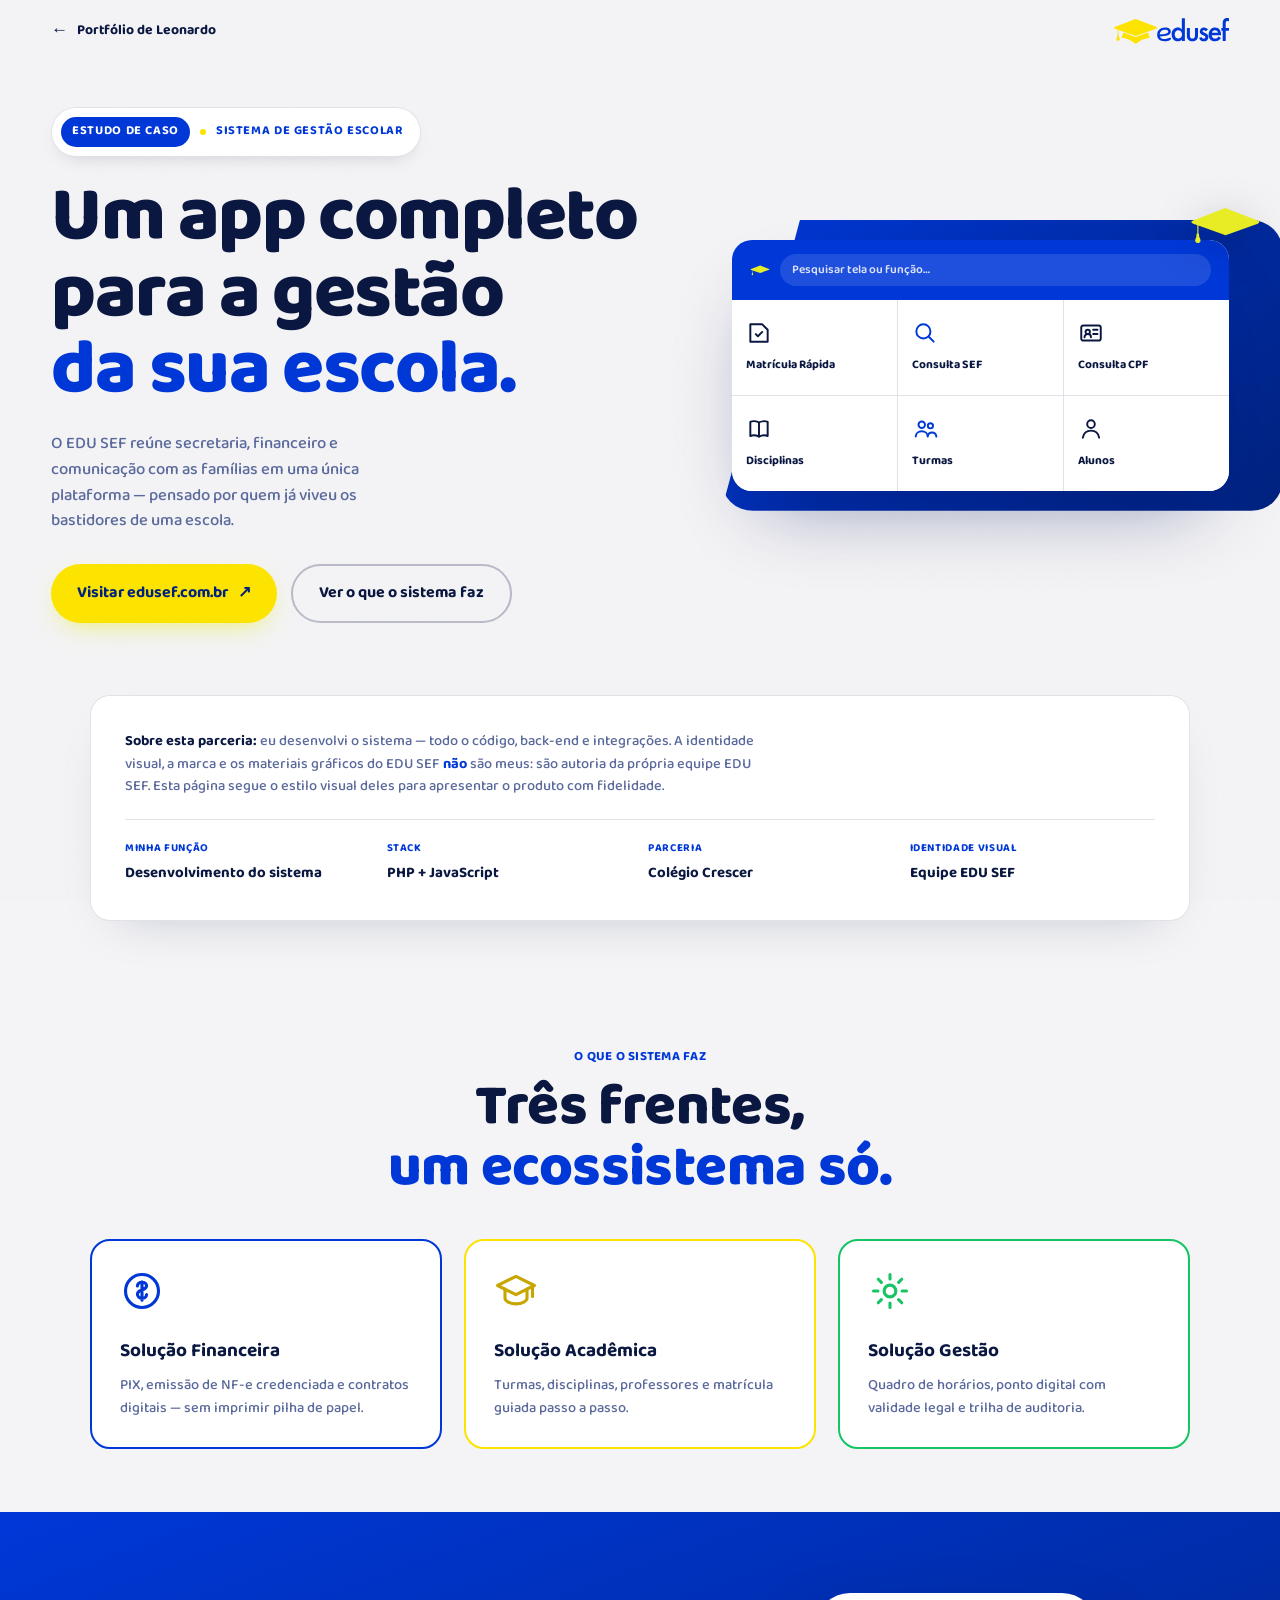
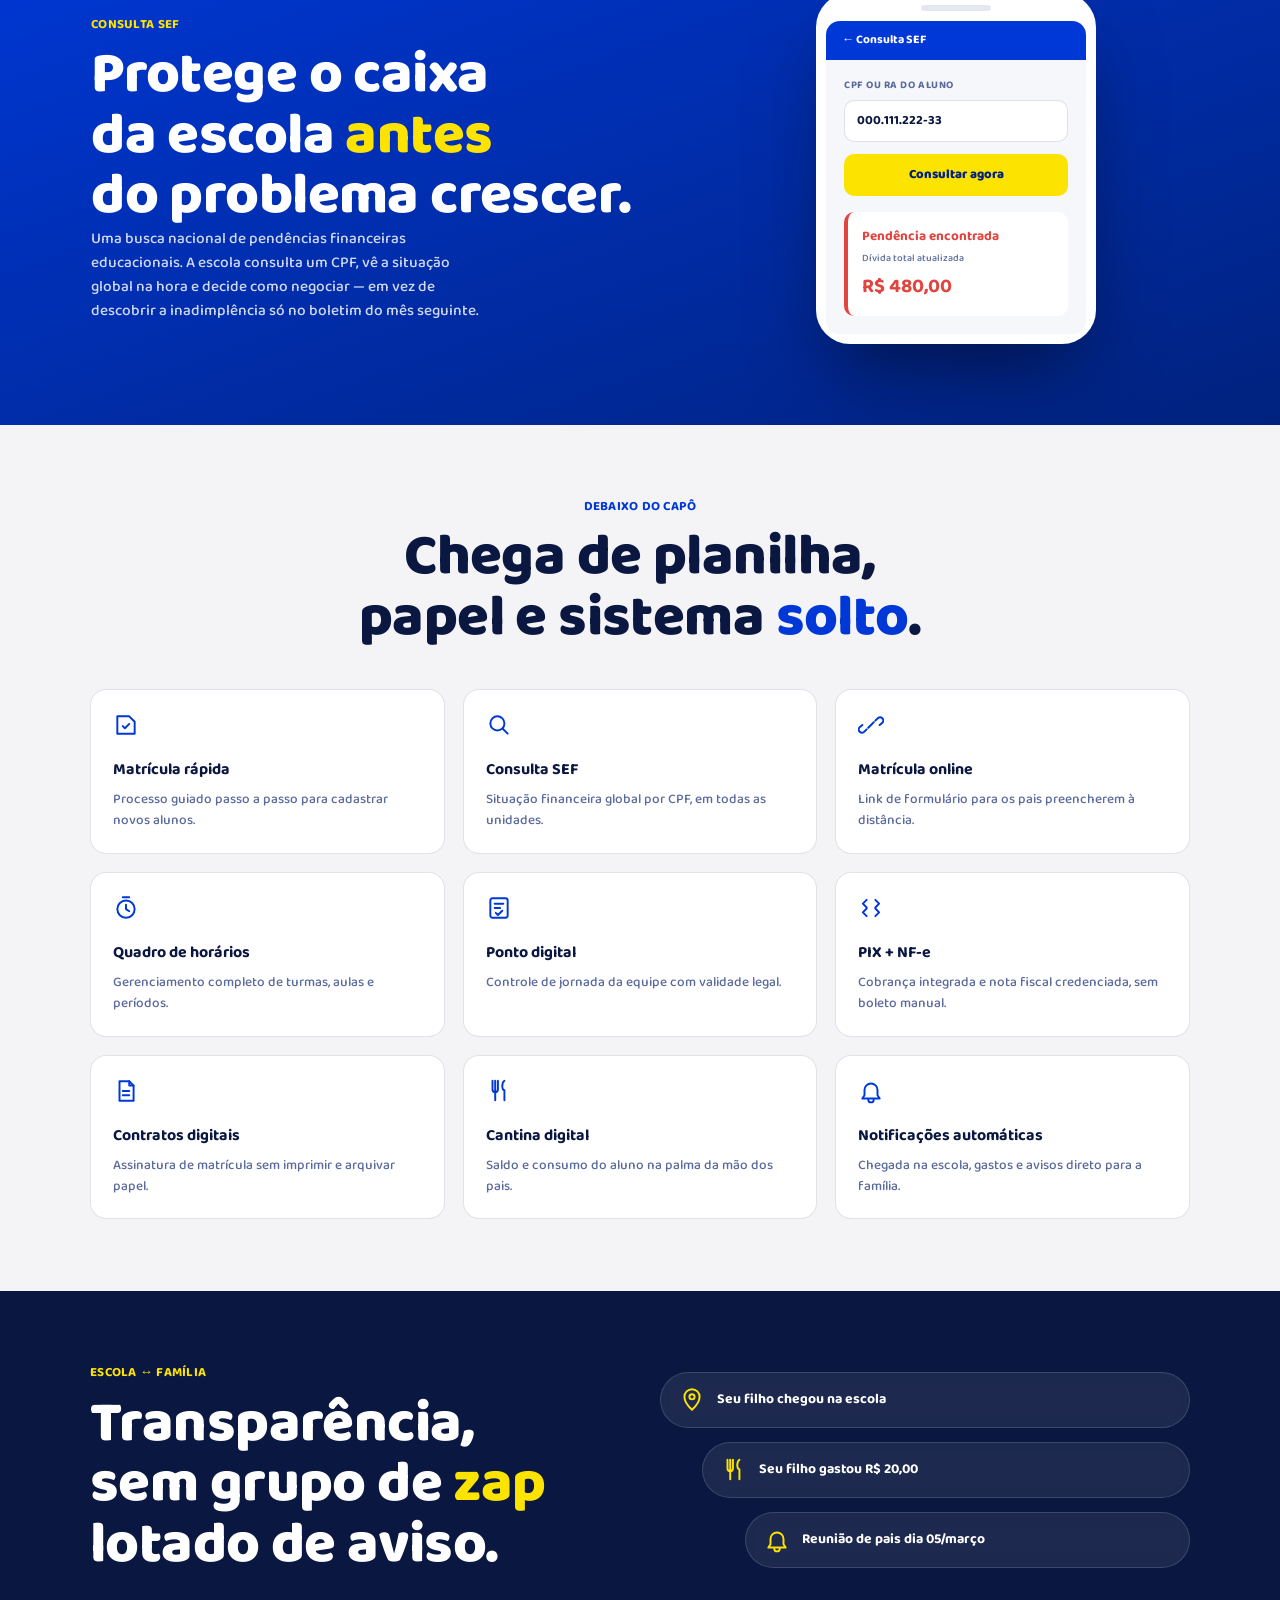
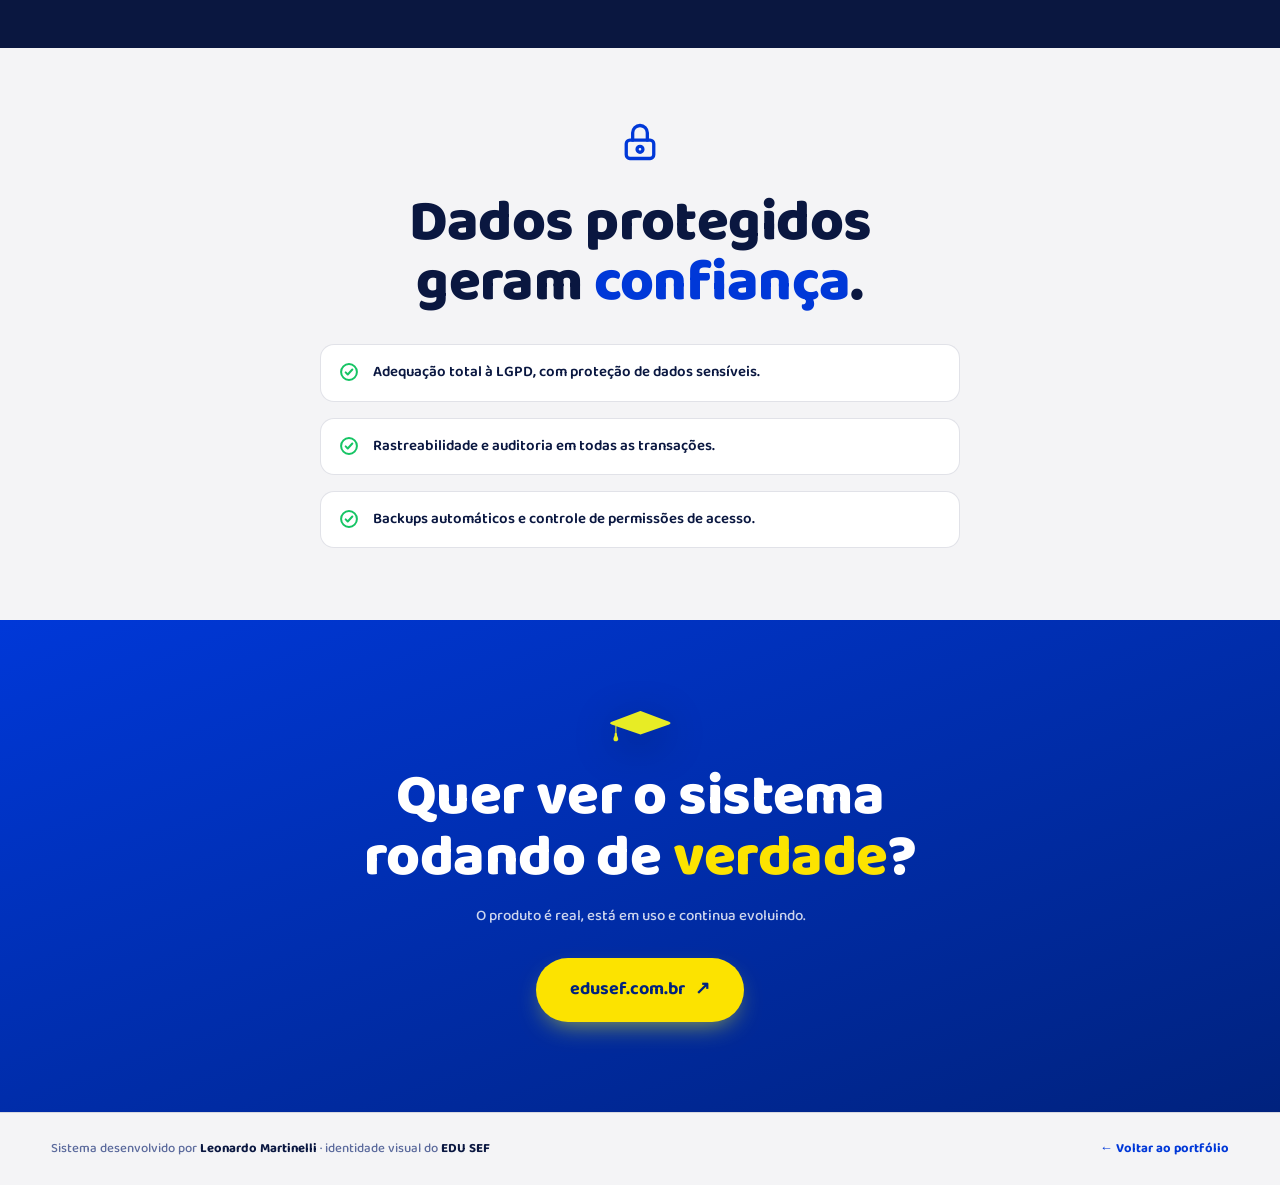
<file: projeto-edusef.html>
<!doctype html>
<html lang="pt-BR">
<head>
  <meta charset="utf-8">
  <meta name="viewport" content="width=device-width, initial-scale=1, viewport-fit=cover">
  <title>EDU SEF — Estudo de caso · Leonardo Martinelli</title>
  <meta name="description" content="Sistema de gestão escolar EDU SEF: matrícula, financeiro, ponto digital, consulta nacional de inadimplência e comunicação com as famílias. Sistema desenvolvido por Leonardo Martinelli em parceria com o Colégio Crescer.">
  <meta name="theme-color" content="#0038d8">
  <meta name="view-transition" content="same-origin">
  <link rel="icon" href="assets/edusef-favicon.svg" type="image/svg+xml">

  <link rel="preload" href="fonts/baloo-2.woff2" as="font" type="font/woff2" crossorigin>
  <link rel="stylesheet" href="css/transition.css">
  <link rel="stylesheet" href="css/edusef.css">
  <script>document.documentElement.classList.add('js')</script>
</head>
<body>
  <div class="vt-flash" aria-hidden="true"><img src="assets/edusef-mark.svg" alt=""></div>
  <div class="edu-grain" aria-hidden="true"></div>

  <header class="ehead">
    <a class="ehead__back" href="index.html?to=projetos">
      <span class="ehead__arrow">←</span> Portfólio de Leonardo
    </a>
    <a class="ehead__logo" href="https://edusef.com.br/" target="_blank" rel="noopener">
      <img src="assets/edusef-logo-blue.svg" alt="EDU SEF" width="129" height="29">
    </a>
  </header>

  <main>
    <!-- ─────────── Hero ─────────── -->
    <section class="ehero">
      <div class="ehero__wrap">
        <p class="ecase" data-reveal>
          <span>Estudo de caso</span><i></i>Sistema de gestão escolar
        </p>
        <h1 class="ehero__h" data-reveal>
          Um app completo<br>para a gestão<br><em>da sua escola.</em>
        </h1>
        <p class="ehero__lead" data-reveal>
          O EDU SEF reúne secretaria, financeiro e comunicação com as famílias em uma
          única plataforma — pensado por quem já viveu os bastidores de uma escola.
        </p>
        <div class="ehero__cta" data-reveal>
          <a class="ebtn ebtn--light" href="https://edusef.com.br/" target="_blank" rel="noopener">
            Visitar edusef.com.br <i>↗</i>
          </a>
          <a class="ebtn ebtn--ghost" href="#o-que-faz">Ver o que o sistema faz</a>
        </div>
      </div>

      <div class="ehero__panel" aria-hidden="true" data-reveal>
        <div class="emock">
          <div class="emock__bar">
            <img src="assets/edusef-mark.svg" alt="" width="20" height="11">
            <span class="emock__search">Pesquisar tela ou função…</span>
          </div>
          <div class="emock__grid">
            <div class="etile"><i class="eic eic--matricula"></i><b>Matrícula Rápida</b></div>
            <div class="etile"><i class="eic eic--busca"></i><b>Consulta SEF</b></div>
            <div class="etile"><i class="eic eic--cpf"></i><b>Consulta CPF</b></div>
            <div class="etile"><i class="eic eic--livro"></i><b>Disciplinas</b></div>
            <div class="etile"><i class="eic eic--turma"></i><b>Turmas</b></div>
            <div class="etile"><i class="eic eic--alunos"></i><b>Alunos</b></div>
          </div>
        </div>
        <span class="ehero__mark"><img src="assets/edusef-mark.svg" alt=""></span>
      </div>
    </section>

    <!-- ─────────── Crédito / ficha técnica — bem visível, como o Leonardo pediu ─────────── -->
    <section class="ecredit" data-reveal>
      <div class="ecredit__in">
        <p class="ecredit__note">
          <b>Sobre esta parceria:</b> eu desenvolvi o sistema — todo o código, back-end e integrações.
          A identidade visual, a marca e os materiais gráficos do EDU SEF <em>não</em> são meus:
          são autoria da própria equipe EDU SEF. Esta página segue o estilo visual deles para
          apresentar o produto com fidelidade.
        </p>
        <dl class="ecredit__grid">
          <div><dt>Minha função</dt><dd>Desenvolvimento do sistema</dd></div>
          <div><dt>Stack</dt><dd>PHP + JavaScript</dd></div>
          <div><dt>Parceria</dt><dd>Colégio Crescer</dd></div>
          <div><dt>Identidade visual</dt><dd>Equipe EDU SEF</dd></div>
        </dl>
      </div>
    </section>

    <!-- ─────────── Três soluções ─────────── -->
    <section class="esol" id="o-que-faz">
      <p class="eeyebrow" data-reveal>O que o sistema faz</p>
      <h2 class="eh2" data-reveal>Três frentes,<br><em>um ecossistema só.</em></h2>
      <div class="esol__grid">
        <div class="esol__card esol__card--blue" data-reveal>
          <i class="eic eic--money eic--lg"></i>
          <b>Solução Financeira</b>
          <p>PIX, emissão de NF-e credenciada e contratos digitais — sem imprimir pilha de papel.</p>
        </div>
        <div class="esol__card esol__card--yellow" data-reveal>
          <i class="eic eic--cap eic--lg"></i>
          <b>Solução Acadêmica</b>
          <p>Turmas, disciplinas, professores e matrícula guiada passo a passo.</p>
        </div>
        <div class="esol__card esol__card--green" data-reveal>
          <i class="eic eic--gear eic--lg"></i>
          <b>Solução Gestão</b>
          <p>Quadro de horários, ponto digital com validade legal e trilha de auditoria.</p>
        </div>
      </div>
    </section>

    <!-- ─────────── Consulta SEF — feature de destaque ─────────── -->
    <section class="esef">
      <div class="esef__in">
        <div class="esef__txt" data-reveal>
          <p class="eeyebrow eeyebrow--light">Consulta SEF</p>
          <h2 class="eh2 eh2--light">Protege o caixa<br>da escola <em>antes</em><br>do problema crescer.</h2>
          <p class="esef__p">
            Uma busca nacional de pendências financeiras educacionais. A escola consulta um CPF,
            vê a situação global na hora e decide como negociar — em vez de descobrir a inadimplência
            só no boletim do mês seguinte.
          </p>
        </div>
        <div class="esef__phone" data-reveal aria-hidden="true">
          <div class="ephone">
            <div class="ephone__notch"></div>
            <div class="ephone__bar">← Consulta SEF</div>
            <div class="ephone__body">
              <label>CPF ou RA do aluno</label>
              <div class="ephone__input">000.111.222-33</div>
              <div class="ephone__btn">Consultar agora</div>
              <div class="ephone__result">
                <span class="ephone__dot"></span>
                <b>Pendência encontrada</b>
                <small>Dívida total atualizada</small>
                <strong>R$ 480,00</strong>
              </div>
            </div>
          </div>
        </div>
      </div>
    </section>

    <!-- ─────────── Grade de recursos ─────────── -->
    <section class="efeat">
      <p class="eeyebrow" data-reveal>Debaixo do capô</p>
      <h2 class="eh2" data-reveal>Chega de planilha,<br>papel e sistema <em>solto</em>.</h2>
      <div class="efeat__grid">
        <article data-reveal>
          <i class="eic eic--matricula"></i>
          <b>Matrícula rápida</b>
          <p>Processo guiado passo a passo para cadastrar novos alunos.</p>
        </article>
        <article data-reveal>
          <i class="eic eic--busca"></i>
          <b>Consulta SEF</b>
          <p>Situação financeira global por CPF, em todas as unidades.</p>
        </article>
        <article data-reveal>
          <i class="eic eic--link"></i>
          <b>Matrícula online</b>
          <p>Link de formulário para os pais preencherem à distância.</p>
        </article>
        <article data-reveal>
          <i class="eic eic--relogio"></i>
          <b>Quadro de horários</b>
          <p>Gerenciamento completo de turmas, aulas e períodos.</p>
        </article>
        <article data-reveal>
          <i class="eic eic--ponto"></i>
          <b>Ponto digital</b>
          <p>Controle de jornada da equipe com validade legal.</p>
        </article>
        <article data-reveal>
          <i class="eic eic--pix"></i>
          <b>PIX + NF-e</b>
          <p>Cobrança integrada e nota fiscal credenciada, sem boleto manual.</p>
        </article>
        <article data-reveal>
          <i class="eic eic--contrato"></i>
          <b>Contratos digitais</b>
          <p>Assinatura de matrícula sem imprimir e arquivar papel.</p>
        </article>
        <article data-reveal>
          <i class="eic eic--garfo"></i>
          <b>Cantina digital</b>
          <p>Saldo e consumo do aluno na palma da mão dos pais.</p>
        </article>
        <article data-reveal>
          <i class="eic eic--sino"></i>
          <b>Notificações automáticas</b>
          <p>Chegada na escola, gastos e avisos direto para a família.</p>
        </article>
      </div>
    </section>

    <!-- ─────────── Família conectada ─────────── -->
    <section class="efam">
      <div class="efam__in">
        <div data-reveal>
          <p class="eeyebrow eeyebrow--light">Escola ↔ família</p>
          <h2 class="eh2 eh2--light">Transparência,<br>sem grupo de <em>zap</em><br>lotado de aviso.</h2>
        </div>
        <div class="efam__bubbles" aria-hidden="true">
          <div class="ebub" data-reveal><i class="eic eic--pin"></i>Seu filho chegou na escola</div>
          <div class="ebub" data-reveal><i class="eic eic--garfo"></i>Seu filho gastou R$ 20,00</div>
          <div class="ebub" data-reveal><i class="eic eic--sino"></i>Reunião de pais dia 05/março</div>
        </div>
      </div>
    </section>

    <!-- ─────────── Segurança / LGPD ─────────── -->
    <section class="esec">
      <i class="eic eic--cadeado eic--lg" data-reveal></i>
      <h2 class="eh2" data-reveal>Dados protegidos<br>geram <em>confiança</em>.</h2>
      <ul class="esec__list">
        <li data-reveal><i class="eic eic--check"></i>Adequação total à LGPD, com proteção de dados sensíveis.</li>
        <li data-reveal><i class="eic eic--check"></i>Rastreabilidade e auditoria em todas as transações.</li>
        <li data-reveal><i class="eic eic--check"></i>Backups automáticos e controle de permissões de acesso.</li>
      </ul>
    </section>

    <!-- ─────────── CTA final ─────────── -->
    <section class="ecta">
      <img class="ecta__mark" src="assets/edusef-mark.svg" alt="" data-reveal>
      <h2 class="eh2 eh2--light" data-reveal>Quer ver o sistema<br>rodando de <em>verdade</em>?</h2>
      <p class="ecta__p" data-reveal>O produto é real, está em uso e continua evoluindo.</p>
      <a class="ebtn ebtn--light ecta__btn" href="https://edusef.com.br/" target="_blank" rel="noopener" data-reveal>
        edusef.com.br <i>↗</i>
      </a>
    </section>
  </main>

  <footer class="efoot">
    <p>Sistema desenvolvido por <b>Leonardo Martinelli</b> · identidade visual do <b>EDU SEF</b></p>
    <a href="index.html?to=projetos">← Voltar ao portfólio</a>
  </footer>

  <script src="js/edusef.js" defer></script>
</body>
</html>
</file>
<file: css/transition.css>
/* ==========================================================================
   Transição entre documentos — do portfólio (preto/laranja) para o EDU SEF
   (azul/amarelo). Usa a View Transition API nativa entre páginas (Chrome/Edge
   126+); em outros navegadores a navegação simplesmente acontece sem
   animação — nada quebra, é puro progressive enhancement.
   Este arquivo é carregado pelas DUAS páginas (index.html e projeto-edusef.html).
   ========================================================================== */

@view-transition {
  navigation: auto;
}

/* a raiz de cada página dissolve com uma leve escala, em vez do crossfade
   padrão duplicado (old+new sobrepostos) */
::view-transition-old(root),
::view-transition-new(root) {
  animation-duration: .52s;
  animation-timing-function: cubic-bezier(.4, 0, .2, 1);
  mix-blend-mode: normal;
}
::view-transition-old(root) { animation-name: vt-out; }
::view-transition-new(root) { animation-name: vt-in; }

@keyframes vt-out {
  to { opacity: 0; transform: scale(.985); filter: saturate(1.25) brightness(.88); }
}
@keyframes vt-in {
  from { opacity: 0; transform: scale(1.015); filter: saturate(.8) brightness(1.1); }
}

/* painel diagonal que varre a tela entre as duas identidades visuais —
   mesmo elemento existe nas duas páginas com o mesmo view-transition-name,
   então o navegador o anima como uma peça só cruzando de um lado ao outro */
.vt-flash {
  position: fixed;
  inset: -25vh -25vw;
  z-index: 2147483647;
  pointer-events: none;
  display: grid;
  place-items: center;
  opacity: 0;
  background: linear-gradient(115deg,
    transparent 40%,
    #1531c9 45%,
    #1531c9 55%,
    transparent 60%
  );
  view-transition-name: edu-flash;
}
.vt-flash img { width: min(13vw, 110px); height: auto; filter: drop-shadow(0 6px 30px rgba(0, 0, 0, .35)); }

::view-transition-group(edu-flash) {
  animation-duration: .8s;
  animation-timing-function: cubic-bezier(.22, .8, .2, 1);
}
::view-transition-old(edu-flash) { animation: vt-flash-out .3s ease-in both; }
::view-transition-new(edu-flash) { animation: vt-flash-sweep .8s cubic-bezier(.22, .8, .2, 1) both; }

@keyframes vt-flash-sweep {
  0%   { opacity: 0; transform: translate3d(-42vw, 0, 0); }
  32%  { opacity: 1; }
  52%  { opacity: 1; transform: translate3d(0, 0, 0); }
  100% { opacity: 0; transform: translate3d(42vw, 0, 0); }
}
@keyframes vt-flash-out {
  from { opacity: 1; }
  to   { opacity: 0; }
}

@media (prefers-reduced-motion: reduce) {
  ::view-transition-group(*),
  ::view-transition-old(*),
  ::view-transition-new(*) {
    animation: none !important;
  }
}
</file>
<file: css/edusef.css>
/* ==========================================================================
   EDU SEF — estudo de caso
   Estilo visual do EDU SEF (azul, amarelo, diagonais, tipografia arredondada
   e amigável) — identidade deles, não minha; ver nota de crédito na página.
   ========================================================================== */

@font-face{font-family:"Baloo 2";src:url(../fonts/baloo-2.woff2) format("woff2");font-weight:400 800;font-display:swap}

:root{
  --blue:#0038d8;
  --blue-deep:#00227e;
  --yellow:#fce300;
  --green:#16c464;
  --ink:#0a1740;
  --dim:#5b6a9c;
  --bg:#f4f4f6;
  --line:rgba(10,23,64,.12);
  --f:"Baloo 2","Helvetica Neue",Arial,sans-serif;
  --ease:cubic-bezier(.2,.8,.2,1);
  --gut:clamp(18px,4vw,64px);
  color-scheme:light;
}
*,*::before,*::after{box-sizing:border-box;margin:0;padding:0}
html{background:var(--bg);overflow-x:clip}
body{
  background:var(--bg);color:var(--ink);font-family:var(--f);font-weight:500;
  font-size:clamp(15px,1.05vw,17px);line-height:1.55;overflow-x:clip;-webkit-font-smoothing:antialiased;
}
img{display:block;max-width:100%}
a{color:inherit;text-decoration:none}
em{font-style:normal;color:var(--blue)}
ul{list-style:none}
::selection{background:var(--yellow);color:var(--blue-deep)}
:focus-visible{outline:3px solid var(--blue);outline-offset:3px;border-radius:6px}

.edu-grain{position:fixed;inset:0;z-index:0;pointer-events:none;opacity:.035;mix-blend-mode:multiply;
  background-image:url("data:image/svg+xml,%3Csvg xmlns='http://www.w3.org/2000/svg' width='180' height='180'%3E%3Cfilter id='n'%3E%3CfeTurbulence type='fractalNoise' baseFrequency='.9' numOctaves='2'/%3E%3CfeColorMatrix type='saturate' values='0'/%3E%3C/filter%3E%3Crect width='100%25' height='100%25' filter='url(%23n)'/%3E%3C/svg%3E");
}

.js [data-reveal]{opacity:0;transform:translateY(28px);transition:opacity .7s var(--ease),transform .7s var(--ease);transition-delay:calc(var(--i,0)*70ms)}
.js [data-reveal].in{opacity:1;transform:none}
@media (prefers-reduced-motion:reduce){ .js [data-reveal]{opacity:1;transform:none;transition:none} }

.eeyebrow{font-weight:700;font-size:13px;letter-spacing:.02em;text-transform:uppercase;color:var(--blue);margin-bottom:10px}
.eeyebrow--light{color:var(--yellow)}
.eh2{font-weight:800;font-size:clamp(30px,4.6vw,58px);line-height:1.05;letter-spacing:-.01em}
.eh2--light{color:#fff}
.eh2 em{font-style:normal}
.eh2--light em{color:var(--yellow)}

/* ---------- botões ---------- */
.ebtn{display:inline-flex;align-items:center;gap:10px;padding:15px 26px;border-radius:99px;font-weight:700;font-size:16px;transition:transform .25s var(--ease),box-shadow .25s}
.ebtn i{font-style:normal}
.ebtn--light{background:var(--yellow);color:var(--blue-deep);box-shadow:0 10px 26px -10px rgba(231,236,37,.7)}
.ebtn--light:hover{transform:translateY(-3px);box-shadow:0 16px 32px -10px rgba(231,236,37,.85)}
.ebtn--ghost{border:2px solid rgba(10,23,64,.25);color:var(--ink)}
.ebtn--ghost:hover{border-color:var(--blue);color:var(--blue)}

/* ---------- ícones (inline, stroke, herdam currentColor) ---------- */
.eic{--s:26px;display:inline-block;width:var(--s);height:var(--s);flex:none;background-color:currentColor;
  -webkit-mask-position:center;mask-position:center;-webkit-mask-repeat:no-repeat;mask-repeat:no-repeat;-webkit-mask-size:contain;mask-size:contain}
.eic--lg{--s:44px}
.eic--matricula{-webkit-mask-image:url("data:image/svg+xml,%3Csvg xmlns='http://www.w3.org/2000/svg' viewBox='0 0 24 24' fill='none' stroke='%23000' stroke-width='1.8' stroke-linecap='round' stroke-linejoin='round'%3E%3Cpath d='M4 4h11l5 5v11H4z'/%3E%3Cpath d='M9 13l2 2 4-4'/%3E%3C/svg%3E");mask-image:url("data:image/svg+xml,%3Csvg xmlns='http://www.w3.org/2000/svg' viewBox='0 0 24 24' fill='none' stroke='%23000' stroke-width='1.8' stroke-linecap='round' stroke-linejoin='round'%3E%3Cpath d='M4 4h11l5 5v11H4z'/%3E%3Cpath d='M9 13l2 2 4-4'/%3E%3C/svg%3E")}
.eic--busca{-webkit-mask-image:url("data:image/svg+xml,%3Csvg xmlns='http://www.w3.org/2000/svg' viewBox='0 0 24 24' fill='none' stroke='%23000' stroke-width='1.8' stroke-linecap='round' stroke-linejoin='round'%3E%3Ccircle cx='10.5' cy='10.5' r='6.5'/%3E%3Cpath d='M20 20l-4.5-4.5'/%3E%3C/svg%3E");mask-image:url("data:image/svg+xml,%3Csvg xmlns='http://www.w3.org/2000/svg' viewBox='0 0 24 24' fill='none' stroke='%23000' stroke-width='1.8' stroke-linecap='round' stroke-linejoin='round'%3E%3Ccircle cx='10.5' cy='10.5' r='6.5'/%3E%3Cpath d='M20 20l-4.5-4.5'/%3E%3C/svg%3E")}
.eic--cpf{-webkit-mask-image:url("data:image/svg+xml,%3Csvg xmlns='http://www.w3.org/2000/svg' viewBox='0 0 24 24' fill='none' stroke='%23000' stroke-width='1.8' stroke-linecap='round' stroke-linejoin='round'%3E%3Crect x='3' y='5' width='18' height='14' rx='2'/%3E%3Ccircle cx='9' cy='11' r='2'/%3E%3Cpath d='M6 16c0-1.7 1.3-3 3-3s3 1.3 3 3M14 9h4M14 13h4'/%3E%3C/svg%3E");mask-image:url("data:image/svg+xml,%3Csvg xmlns='http://www.w3.org/2000/svg' viewBox='0 0 24 24' fill='none' stroke='%23000' stroke-width='1.8' stroke-linecap='round' stroke-linejoin='round'%3E%3Crect x='3' y='5' width='18' height='14' rx='2'/%3E%3Ccircle cx='9' cy='11' r='2'/%3E%3Cpath d='M6 16c0-1.7 1.3-3 3-3s3 1.3 3 3M14 9h4M14 13h4'/%3E%3C/svg%3E")}
.eic--livro{-webkit-mask-image:url("data:image/svg+xml,%3Csvg xmlns='http://www.w3.org/2000/svg' viewBox='0 0 24 24' fill='none' stroke='%23000' stroke-width='1.8' stroke-linecap='round' stroke-linejoin='round'%3E%3Cpath d='M4 5.5C6 4.5 9 4.5 12 6c3-1.5 6-1.5 8-.5v13c-2-1-5-1-8 .5-3-1.5-6-1.5-8-.5z'/%3E%3Cpath d='M12 6v13'/%3E%3C/svg%3E");mask-image:url("data:image/svg+xml,%3Csvg xmlns='http://www.w3.org/2000/svg' viewBox='0 0 24 24' fill='none' stroke='%23000' stroke-width='1.8' stroke-linecap='round' stroke-linejoin='round'%3E%3Cpath d='M4 5.5C6 4.5 9 4.5 12 6c3-1.5 6-1.5 8-.5v13c-2-1-5-1-8 .5-3-1.5-6-1.5-8-.5z'/%3E%3Cpath d='M12 6v13'/%3E%3C/svg%3E")}
.eic--turma{-webkit-mask-image:url("data:image/svg+xml,%3Csvg xmlns='http://www.w3.org/2000/svg' viewBox='0 0 24 24' fill='none' stroke='%23000' stroke-width='1.8' stroke-linecap='round' stroke-linejoin='round'%3E%3Ccircle cx='9' cy='8' r='3'/%3E%3Ccircle cx='17' cy='9' r='2.4'/%3E%3Cpath d='M3.5 19c0-3 2.5-5 5.5-5s5.5 2 5.5 5M14.5 19c.3-2.2 1.8-3.8 4-3.8s3.7 1.6 4 3.8'/%3E%3C/svg%3E");mask-image:url("data:image/svg+xml,%3Csvg xmlns='http://www.w3.org/2000/svg' viewBox='0 0 24 24' fill='none' stroke='%23000' stroke-width='1.8' stroke-linecap='round' stroke-linejoin='round'%3E%3Ccircle cx='9' cy='8' r='3'/%3E%3Ccircle cx='17' cy='9' r='2.4'/%3E%3Cpath d='M3.5 19c0-3 2.5-5 5.5-5s5.5 2 5.5 5M14.5 19c.3-2.2 1.8-3.8 4-3.8s3.7 1.6 4 3.8'/%3E%3C/svg%3E")}
.eic--alunos{-webkit-mask-image:url("data:image/svg+xml,%3Csvg xmlns='http://www.w3.org/2000/svg' viewBox='0 0 24 24' fill='none' stroke='%23000' stroke-width='1.8' stroke-linecap='round' stroke-linejoin='round'%3E%3Ccircle cx='12' cy='7.5' r='3.5'/%3E%3Cpath d='M4.5 20c.7-4 3.6-6.5 7.5-6.5s6.8 2.5 7.5 6.5'/%3E%3C/svg%3E");mask-image:url("data:image/svg+xml,%3Csvg xmlns='http://www.w3.org/2000/svg' viewBox='0 0 24 24' fill='none' stroke='%23000' stroke-width='1.8' stroke-linecap='round' stroke-linejoin='round'%3E%3Ccircle cx='12' cy='7.5' r='3.5'/%3E%3Cpath d='M4.5 20c.7-4 3.6-6.5 7.5-6.5s6.8 2.5 7.5 6.5'/%3E%3C/svg%3E")}
.eic--link{-webkit-mask-image:url("data:image/svg+xml,%3Csvg xmlns='http://www.w3.org/2000/svg' viewBox='0 0 24 24' fill='none' stroke='%23000' stroke-width='1.8' stroke-linecap='round' stroke-linejoin='round'%3E%3Cpath d='M9.5 14.5l5-5M8 16l-2.5 2.5a3 3 0 01-4.2-4.2L4 12M16 8l2.5-2.5a3 3 0 014.2 4.2L20 12'/%3E%3C/svg%3E");mask-image:url("data:image/svg+xml,%3Csvg xmlns='http://www.w3.org/2000/svg' viewBox='0 0 24 24' fill='none' stroke='%23000' stroke-width='1.8' stroke-linecap='round' stroke-linejoin='round'%3E%3Cpath d='M9.5 14.5l5-5M8 16l-2.5 2.5a3 3 0 01-4.2-4.2L4 12M16 8l2.5-2.5a3 3 0 014.2 4.2L20 12'/%3E%3C/svg%3E")}
.eic--relogio{-webkit-mask-image:url("data:image/svg+xml,%3Csvg xmlns='http://www.w3.org/2000/svg' viewBox='0 0 24 24' fill='none' stroke='%23000' stroke-width='1.8' stroke-linecap='round' stroke-linejoin='round'%3E%3Ccircle cx='12' cy='13' r='8'/%3E%3Cpath d='M12 9v4l3 2M9 2h6'/%3E%3C/svg%3E");mask-image:url("data:image/svg+xml,%3Csvg xmlns='http://www.w3.org/2000/svg' viewBox='0 0 24 24' fill='none' stroke='%23000' stroke-width='1.8' stroke-linecap='round' stroke-linejoin='round'%3E%3Ccircle cx='12' cy='13' r='8'/%3E%3Cpath d='M12 9v4l3 2M9 2h6'/%3E%3C/svg%3E")}
.eic--ponto{-webkit-mask-image:url("data:image/svg+xml,%3Csvg xmlns='http://www.w3.org/2000/svg' viewBox='0 0 24 24' fill='none' stroke='%23000' stroke-width='1.8' stroke-linecap='round' stroke-linejoin='round'%3E%3Crect x='4' y='3' width='16' height='18' rx='2'/%3E%3Cpath d='M8 8h8M8 12h5M9 16.5l2 2 4-4'/%3E%3C/svg%3E");mask-image:url("data:image/svg+xml,%3Csvg xmlns='http://www.w3.org/2000/svg' viewBox='0 0 24 24' fill='none' stroke='%23000' stroke-width='1.8' stroke-linecap='round' stroke-linejoin='round'%3E%3Crect x='4' y='3' width='16' height='18' rx='2'/%3E%3Cpath d='M8 8h8M8 12h5M9 16.5l2 2 4-4'/%3E%3C/svg%3E")}
.eic--pix{-webkit-mask-image:url("data:image/svg+xml,%3Csvg xmlns='http://www.w3.org/2000/svg' viewBox='0 0 24 24' fill='none' stroke='%23000' stroke-width='1.8' stroke-linecap='round' stroke-linejoin='round'%3E%3Cpath d='M8 4.5L4.5 8 8 11.5M16 4.5L19.5 8 16 11.5M8 19.5L4.5 16 8 12.5M16 19.5L19.5 16 16 12.5'/%3E%3C/svg%3E");mask-image:url("data:image/svg+xml,%3Csvg xmlns='http://www.w3.org/2000/svg' viewBox='0 0 24 24' fill='none' stroke='%23000' stroke-width='1.8' stroke-linecap='round' stroke-linejoin='round'%3E%3Cpath d='M8 4.5L4.5 8 8 11.5M16 4.5L19.5 8 16 11.5M8 19.5L4.5 16 8 12.5M16 19.5L19.5 16 16 12.5'/%3E%3C/svg%3E")}
.eic--contrato{-webkit-mask-image:url("data:image/svg+xml,%3Csvg xmlns='http://www.w3.org/2000/svg' viewBox='0 0 24 24' fill='none' stroke='%23000' stroke-width='1.8' stroke-linecap='round' stroke-linejoin='round'%3E%3Cpath d='M6 3h9l4 4v14H6z'/%3E%3Cpath d='M9 12h6M9 16h6M15 3v4h4'/%3E%3C/svg%3E");mask-image:url("data:image/svg+xml,%3Csvg xmlns='http://www.w3.org/2000/svg' viewBox='0 0 24 24' fill='none' stroke='%23000' stroke-width='1.8' stroke-linecap='round' stroke-linejoin='round'%3E%3Cpath d='M6 3h9l4 4v14H6z'/%3E%3Cpath d='M9 12h6M9 16h6M15 3v4h4'/%3E%3C/svg%3E")}
.eic--garfo{-webkit-mask-image:url("data:image/svg+xml,%3Csvg xmlns='http://www.w3.org/2000/svg' viewBox='0 0 24 24' fill='none' stroke='%23000' stroke-width='1.8' stroke-linecap='round' stroke-linejoin='round'%3E%3Cpath d='M6 2.5v8a2.5 2.5 0 005 0v-8M8.5 2.5v18M17 2.5c-1.5 1-2 3-2 5.5 0 2 1 3 2 3.5v9'/%3E%3C/svg%3E");mask-image:url("data:image/svg+xml,%3Csvg xmlns='http://www.w3.org/2000/svg' viewBox='0 0 24 24' fill='none' stroke='%23000' stroke-width='1.8' stroke-linecap='round' stroke-linejoin='round'%3E%3Cpath d='M6 2.5v8a2.5 2.5 0 005 0v-8M8.5 2.5v18M17 2.5c-1.5 1-2 3-2 5.5 0 2 1 3 2 3.5v9'/%3E%3C/svg%3E")}
.eic--sino{-webkit-mask-image:url("data:image/svg+xml,%3Csvg xmlns='http://www.w3.org/2000/svg' viewBox='0 0 24 24' fill='none' stroke='%23000' stroke-width='1.8' stroke-linecap='round' stroke-linejoin='round'%3E%3Cpath d='M18 16v-5a6 6 0 10-12 0v5l-2 3h16z'/%3E%3Cpath d='M9.5 20a2.5 2.5 0 005 0'/%3E%3C/svg%3E");mask-image:url("data:image/svg+xml,%3Csvg xmlns='http://www.w3.org/2000/svg' viewBox='0 0 24 24' fill='none' stroke='%23000' stroke-width='1.8' stroke-linecap='round' stroke-linejoin='round'%3E%3Cpath d='M18 16v-5a6 6 0 10-12 0v5l-2 3h16z'/%3E%3Cpath d='M9.5 20a2.5 2.5 0 005 0'/%3E%3C/svg%3E")}
.eic--pin{-webkit-mask-image:url("data:image/svg+xml,%3Csvg xmlns='http://www.w3.org/2000/svg' viewBox='0 0 24 24' fill='none' stroke='%23000' stroke-width='1.8' stroke-linecap='round' stroke-linejoin='round'%3E%3Cpath d='M12 21s7-6.4 7-12a7 7 0 10-14 0c0 5.6 7 12 7 12z'/%3E%3Ccircle cx='12' cy='9' r='2.4'/%3E%3C/svg%3E");mask-image:url("data:image/svg+xml,%3Csvg xmlns='http://www.w3.org/2000/svg' viewBox='0 0 24 24' fill='none' stroke='%23000' stroke-width='1.8' stroke-linecap='round' stroke-linejoin='round'%3E%3Cpath d='M12 21s7-6.4 7-12a7 7 0 10-14 0c0 5.6 7 12 7 12z'/%3E%3Ccircle cx='12' cy='9' r='2.4'/%3E%3C/svg%3E")}
.eic--cadeado{-webkit-mask-image:url("data:image/svg+xml,%3Csvg xmlns='http://www.w3.org/2000/svg' viewBox='0 0 24 24' fill='none' stroke='%23000' stroke-width='1.8' stroke-linecap='round' stroke-linejoin='round'%3E%3Crect x='4.5' y='11' width='15' height='10' rx='2'/%3E%3Cpath d='M8 11V7a4 4 0 018 0v4'/%3E%3Ccircle cx='12' cy='16' r='1.6'/%3E%3C/svg%3E");mask-image:url("data:image/svg+xml,%3Csvg xmlns='http://www.w3.org/2000/svg' viewBox='0 0 24 24' fill='none' stroke='%23000' stroke-width='1.8' stroke-linecap='round' stroke-linejoin='round'%3E%3Crect x='4.5' y='11' width='15' height='10' rx='2'/%3E%3Cpath d='M8 11V7a4 4 0 018 0v4'/%3E%3Ccircle cx='12' cy='16' r='1.6'/%3E%3C/svg%3E")}
.eic--check{--s:20px;-webkit-mask-image:url("data:image/svg+xml,%3Csvg xmlns='http://www.w3.org/2000/svg' viewBox='0 0 24 24' fill='none' stroke='%23000' stroke-width='2.4' stroke-linecap='round' stroke-linejoin='round'%3E%3Ccircle cx='12' cy='12' r='9.5'/%3E%3Cpath d='M8 12.5l2.5 2.5L16 9'/%3E%3C/svg%3E");mask-image:url("data:image/svg+xml,%3Csvg xmlns='http://www.w3.org/2000/svg' viewBox='0 0 24 24' fill='none' stroke='%23000' stroke-width='2.4' stroke-linecap='round' stroke-linejoin='round'%3E%3Ccircle cx='12' cy='12' r='9.5'/%3E%3Cpath d='M8 12.5l2.5 2.5L16 9'/%3E%3C/svg%3E")}
.eic--money{-webkit-mask-image:url("data:image/svg+xml,%3Csvg xmlns='http://www.w3.org/2000/svg' viewBox='0 0 24 24' fill='none' stroke='%23000' stroke-width='1.7' stroke-linecap='round' stroke-linejoin='round'%3E%3Ccircle cx='12' cy='12' r='9'/%3E%3Cpath d='M12 7v10M9.5 9.3c0-1.3 1.1-2.1 2.5-2.1s2.5.8 2.5 2c0 3-5 1.6-5 4.6 0 1.2 1.1 2.2 2.5 2.2s2.5-.9 2.5-2.1'/%3E%3C/svg%3E");mask-image:url("data:image/svg+xml,%3Csvg xmlns='http://www.w3.org/2000/svg' viewBox='0 0 24 24' fill='none' stroke='%23000' stroke-width='1.7' stroke-linecap='round' stroke-linejoin='round'%3E%3Ccircle cx='12' cy='12' r='9'/%3E%3Cpath d='M12 7v10M9.5 9.3c0-1.3 1.1-2.1 2.5-2.1s2.5.8 2.5 2c0 3-5 1.6-5 4.6 0 1.2 1.1 2.2 2.5 2.2s2.5-.9 2.5-2.1'/%3E%3C/svg%3E")}
.eic--cap{-webkit-mask-image:url("data:image/svg+xml,%3Csvg xmlns='http://www.w3.org/2000/svg' viewBox='0 0 24 24' fill='none' stroke='%23000' stroke-width='1.7' stroke-linecap='round' stroke-linejoin='round'%3E%3Cpath d='M2 9l10-5 10 5-10 5z'/%3E%3Cpath d='M6 11v5c0 1.5 2.7 3 6 3s6-1.5 6-3v-5M21 9v6'/%3E%3C/svg%3E");mask-image:url("data:image/svg+xml,%3Csvg xmlns='http://www.w3.org/2000/svg' viewBox='0 0 24 24' fill='none' stroke='%23000' stroke-width='1.7' stroke-linecap='round' stroke-linejoin='round'%3E%3Cpath d='M2 9l10-5 10 5-10 5z'/%3E%3Cpath d='M6 11v5c0 1.5 2.7 3 6 3s6-1.5 6-3v-5M21 9v6'/%3E%3C/svg%3E")}
.eic--gear{-webkit-mask-image:url("data:image/svg+xml,%3Csvg xmlns='http://www.w3.org/2000/svg' viewBox='0 0 24 24' fill='none' stroke='%23000' stroke-width='1.7' stroke-linecap='round' stroke-linejoin='round'%3E%3Ccircle cx='12' cy='12' r='3.2'/%3E%3Cpath d='M12 3v2.4M12 18.6V21M21 12h-2.4M5.4 12H3M18.4 5.6l-1.7 1.7M7.3 16.7l-1.7 1.7M18.4 18.4l-1.7-1.7M7.3 7.3L5.6 5.6'/%3E%3C/svg%3E");mask-image:url("data:image/svg+xml,%3Csvg xmlns='http://www.w3.org/2000/svg' viewBox='0 0 24 24' fill='none' stroke='%23000' stroke-width='1.7' stroke-linecap='round' stroke-linejoin='round'%3E%3Ccircle cx='12' cy='12' r='3.2'/%3E%3Cpath d='M12 3v2.4M12 18.6V21M21 12h-2.4M5.4 12H3M18.4 5.6l-1.7 1.7M7.3 16.7l-1.7 1.7M18.4 18.4l-1.7-1.7M7.3 7.3L5.6 5.6'/%3E%3C/svg%3E")}

/* ---------- cabeçalho ---------- */
.ehead{position:relative;z-index:2;display:flex;align-items:center;justify-content:space-between;padding:calc(18px + env(safe-area-inset-top,0px)) var(--gut) 18px}
.ehead__back{display:flex;align-items:center;gap:9px;font-weight:700;font-size:14px;color:var(--ink);transition:gap .25s var(--ease),color .2s}
.ehead__back:hover{gap:14px;color:var(--blue)}
.ehead__arrow{font-size:17px}
.ehead__logo{display:flex;align-items:center}
.ehead__logo img{height:clamp(20px,2.6vw,26px);width:auto}

/* ---------- hero ---------- */
.ehero{position:relative;z-index:1;display:grid;grid-template-columns:minmax(0,1fr) minmax(0,.92fr);align-items:center;gap:clamp(20px,4vw,60px);padding:clamp(24px,5vh,60px) var(--gut) clamp(50px,8vh,90px);overflow:visible}
.ehero__wrap{position:relative;z-index:2}
.ecase{display:inline-flex;align-items:center;gap:10px;font-weight:700;font-size:12.5px;letter-spacing:.05em;text-transform:uppercase;color:var(--blue);background:#fff;border:1px solid var(--line);padding:9px 16px 9px 9px;border-radius:99px;margin-bottom:22px;box-shadow:0 8px 20px -12px rgba(10,23,64,.25)}
.ecase span{background:var(--blue);color:#fff;padding:5px 11px;border-radius:99px}
.ecase i{width:6px;height:6px;border-radius:50%;background:var(--yellow)}
.ehero__h{font-weight:800;font-size:clamp(40px,6vw,80px);line-height:1;letter-spacing:-.02em;margin-bottom:22px}
.ehero__h em{color:var(--blue)}
.ehero__lead{max-width:38ch;color:var(--dim);font-weight:500;font-size:clamp(16px,1.3vw,19px);margin-bottom:30px}
.ehero__cta{display:flex;flex-wrap:wrap;gap:14px}

.ehero__panel{position:relative;isolation:isolate}
.ehero__panel::before{
  content:"";position:absolute;inset:-8% -10% -8% 6%;z-index:-1;border-radius:32px;
  background:linear-gradient(135deg,var(--blue),var(--blue-deep));
  clip-path:polygon(14% 0,100% 0,100% 100%,0 100%);
}
.emock{position:relative;background:#fff;border-radius:20px;box-shadow:0 40px 80px -30px rgba(0,20,90,.45);overflow:hidden;margin-left:8%}
.emock__bar{display:flex;align-items:center;gap:10px;padding:14px 18px;background:var(--blue);color:#fff}
.emock__search{font-size:12px;font-weight:600;opacity:.85;background:rgba(255,255,255,.14);padding:7px 12px;border-radius:99px;flex:1}
.emock__grid{display:grid;grid-template-columns:repeat(3,1fr);gap:1px;background:var(--line)}
.etile{background:#fff;padding:20px 14px;display:flex;flex-direction:column;gap:10px;font-size:12px;font-weight:700;color:var(--ink)}
.etile .eic{color:var(--yellow);background-color:var(--ink)}
.etile:nth-child(2) .eic,.etile:nth-child(5) .eic{background-color:var(--blue)}
.ehero__mark{position:absolute;right:-6%;top:-13%;width:clamp(46px,6vw,72px);filter:drop-shadow(0 10px 20px rgba(0,0,0,.25))}

/* ---------- crédito (ficha técnica) ---------- */
.ecredit{position:relative;z-index:1;padding:0 var(--gut) clamp(40px,7vh,80px)}
.ecredit__in{max-width:1100px;margin:0 auto;background:#fff;border:1px solid var(--line);border-radius:20px;padding:clamp(20px,3vw,34px);box-shadow:0 20px 50px -30px rgba(10,23,64,.25)}
.ecredit__note{font-size:14.5px;color:var(--dim);max-width:70ch;margin-bottom:22px}
.ecredit__note b{color:var(--ink)}
.ecredit__note em{font-weight:700}
.ecredit__grid{display:grid;grid-template-columns:repeat(auto-fit,minmax(160px,1fr));gap:16px;border-top:1px solid var(--line);padding-top:20px}
.ecredit__grid dt{font-size:11px;font-weight:700;letter-spacing:.06em;text-transform:uppercase;color:var(--blue);margin-bottom:5px}
.ecredit__grid dd{font-weight:700;font-size:15px}

/* ---------- soluções ---------- */
.esol{position:relative;z-index:1;padding:clamp(40px,7vh,90px) var(--gut);text-align:center}
.esol .eeyebrow{display:flex;justify-content:center}
.esol__grid{display:grid;grid-template-columns:repeat(3,1fr);gap:22px;max-width:1100px;margin:40px auto 0;text-align:left}
.esol__card{background:#fff;border-radius:20px;padding:28px;border:2px solid transparent;transition:transform .3s var(--ease),box-shadow .3s}
.esol__card:hover{transform:translateY(-6px);box-shadow:0 30px 50px -25px rgba(10,23,64,.3)}
.esol__card--blue{border-color:var(--blue)}.esol__card--blue .eic{color:var(--blue)}
.esol__card--yellow{border-color:var(--yellow)}.esol__card--yellow .eic{color:#c7a600}
.esol__card--green{border-color:var(--green)}.esol__card--green .eic{color:var(--green)}
.esol__card b{display:block;font-size:19px;margin:16px 0 8px}
.esol__card p{color:var(--dim);font-size:14.5px}

/* ---------- consulta sef ---------- */
.esef{position:relative;z-index:1;background:linear-gradient(160deg,var(--blue),var(--blue-deep));color:#fff;overflow:hidden}
.esef__in{max-width:1200px;margin:0 auto;display:grid;grid-template-columns:1.1fr .9fr;gap:clamp(30px,5vw,70px);align-items:center;padding:clamp(50px,9vh,110px) var(--gut)}
.esef__p{color:rgba(255,255,255,.82);max-width:44ch;font-size:clamp(15px,1.2vw,17px)}
.ephone{width:min(280px,80vw);margin-inline:auto;background:#fff;border-radius:34px;padding:10px;box-shadow:0 40px 80px -20px rgba(0,0,0,.5)}
.ephone__notch{width:70px;height:6px;border-radius:99px;background:#e4e6f0;margin:2px auto 10px}
.ephone__bar{background:var(--blue);color:#fff;font-size:12px;font-weight:700;padding:10px 16px;border-radius:14px 14px 0 0}
.ephone__body{background:#f6f7fb;padding:18px;border-radius:0 0 14px 14px;color:var(--ink)}
.ephone__body label{display:block;font-size:10.5px;font-weight:700;text-transform:uppercase;letter-spacing:.05em;color:var(--dim);margin-bottom:6px}
.ephone__input{background:#fff;border:1px solid var(--line);border-radius:10px;padding:10px 12px;font-size:13px;font-weight:700;margin-bottom:12px}
.ephone__btn{background:var(--yellow);color:var(--blue-deep);text-align:center;font-weight:800;font-size:13px;padding:11px;border-radius:10px;margin-bottom:16px}
.ephone__result{background:#fff;border-left:4px solid #e2443f;border-radius:10px;padding:14px;font-size:12px}
.ephone__dot{display:none}
.ephone__result b{display:block;color:#e2443f;font-size:13.5px;margin-bottom:4px}
.ephone__result small{color:var(--dim);display:block;margin-bottom:4px}
.ephone__result strong{display:block;font-size:20px;color:#e2443f}

/* ---------- grade de recursos ---------- */
.efeat{position:relative;z-index:1;padding:clamp(50px,8vh,100px) var(--gut);text-align:center}
.efeat .eeyebrow{display:flex;justify-content:center}
.efeat__grid{display:grid;grid-template-columns:repeat(3,1fr);gap:18px;max-width:1100px;margin:40px auto 0;text-align:left}
.efeat__grid article{background:#fff;border-radius:16px;padding:22px;border:1px solid var(--line)}
.efeat__grid .eic{color:var(--blue);margin-bottom:12px}
.efeat__grid b{display:block;font-size:16px;margin-bottom:6px}
.efeat__grid p{color:var(--dim);font-size:13.5px}

/* ---------- família conectada ---------- */
.efam{position:relative;z-index:1;background:var(--ink);color:#fff;padding:clamp(50px,8vh,100px) var(--gut)}
.efam__in{max-width:1100px;margin:0 auto;display:grid;grid-template-columns:1fr 1fr;gap:40px;align-items:center}
.efam__bubbles{display:grid;gap:14px}
.ebub{display:flex;align-items:center;gap:12px;background:rgba(255,255,255,.08);border:1px solid rgba(255,255,255,.14);padding:14px 18px;border-radius:99px;font-weight:700;font-size:14px;backdrop-filter:blur(6px)}
.ebub:nth-child(2){margin-left:8%}
.ebub:nth-child(3){margin-left:16%}
.ebub .eic{color:var(--yellow)}

/* ---------- segurança ---------- */
.esec{position:relative;z-index:1;text-align:center;padding:clamp(50px,8vh,100px) var(--gut)}
.esec .eic--lg{color:var(--blue);margin-bottom:20px}
.esec__list{max-width:640px;margin:30px auto 0;display:grid;gap:16px;text-align:left}
.esec__list li{display:flex;align-items:flex-start;gap:14px;background:#fff;border:1px solid var(--line);padding:16px 18px;border-radius:14px;font-weight:600;font-size:15px}
.esec__list .eic{color:var(--green);margin-top:1px}

/* ---------- cta final ---------- */
.ecta{position:relative;z-index:1;text-align:center;background:linear-gradient(160deg,var(--blue),var(--blue-deep));color:#fff;padding:clamp(60px,10vh,120px) var(--gut)}
.ecta__mark{width:64px;margin:0 auto 24px;filter:drop-shadow(0 10px 20px rgba(0,0,0,.3))}
.ecta__p{color:rgba(255,255,255,.8);margin:16px auto 30px;max-width:40ch}
.ecta__btn{font-size:18px;padding:18px 34px}

/* ---------- rodapé ---------- */
.efoot{position:relative;z-index:1;display:flex;flex-wrap:wrap;justify-content:space-between;gap:14px;padding:26px var(--gut) calc(26px + env(safe-area-inset-bottom,0px));font-size:13px;color:var(--dim);border-top:1px solid var(--line)}
.efoot b{color:var(--ink)}
.efoot a{font-weight:700;color:var(--blue)}
.efoot a:hover{text-decoration:underline}

/* ==========================================================================
   Responsivo
   ========================================================================== */
@media (max-width:980px){
  .ehero{grid-template-columns:1fr}
  .ehero__panel{order:-1;max-width:420px;margin:0 auto clamp(24px,5vh,40px)}
  .esol__grid,.efeat__grid{grid-template-columns:repeat(2,1fr)}
  .esef__in,.efam__in{grid-template-columns:1fr}
  .esef__phone{order:-1}
}
@media (max-width:640px){
  .esol__grid,.efeat__grid{grid-template-columns:1fr}
  .ehero__h{font-size:clamp(34px,10vw,54px)}
  .ecredit__note{font-size:14px}
  .ebub:nth-child(2){margin-left:0}
  .ebub:nth-child(3){margin-left:0}
  .ehead{flex-wrap:wrap;gap:12px}
  .ecase{flex-wrap:wrap;gap:8px 10px;padding:10px 16px}
  .ecase span{white-space:nowrap}
}
</file>
